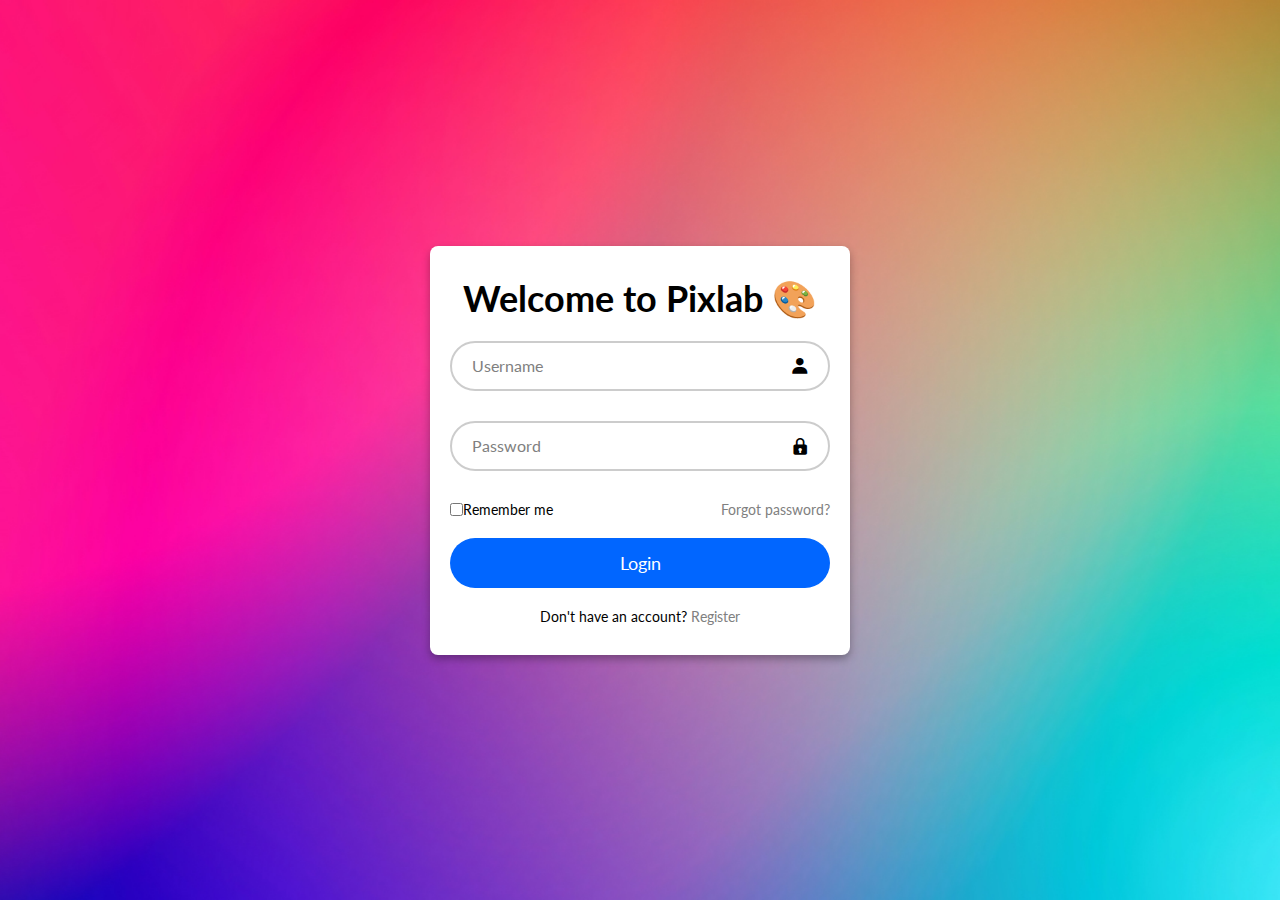
<file: login.html>
<!DOCTYPE html>
<html lang="en">

<head>
    <meta charset="UTF-8">
    <meta http-equiv="X-UA-COMPATIBLE" content="IE=edge">
    <meta name="viewport" content="width=device-width, initial-scale=1.0">

    <!-- Title: Pixlab -->
    <title>Pixlab</title>
    <link rel="stylesheet" href="login.css">
    <!-- Imports from Boxicons -->
    <link href='https://unpkg.com/boxicons@2.1.4/css/boxicons.min.css' rel='stylesheet'>

    <!-- Import Lato font from Google Fonts -->
    <link href="https://fonts.googleapis.com/css2?family=Lato:wght@400;700&display=swap" rel="stylesheet">

    <!-- Favicon -->
    <link rel="icon" href="data:image/svg+xml,<svg xmlns=%22http://www.w3.org/2000/svg%22 viewBox=%220 0 24 24%22><text y=%2218%22 font-size=%2224%22>🎨</text></svg>">
</head>

<body>
    <div class="wrapper">
        <form action="">
            <h1>Welcome to Pixlab 🎨</h1>
            <!-- Username Input -->
            <div class="input-box">
                <input type="text" placeholder="Username" required>
                <i class='bx bxs-user'></i>
            </div>
            <!-- Password Input -->
            <div class="input-box">
                <input type="password" placeholder="Password" required>
                <i class='bx bxs-lock'></i>
            </div>
            <!-- Remember Forgot -->
            <div class="remember-forgot">
                <label><input type="checkbox"> Remember me</label>
                <a href="#">Forgot password?</a>
            </div>
            <!-- Submit Button -->
            <button type="submit" class="btn"> Login</button>
            <!-- Anchor to Registration Link -->
            <div class="register-link">
                <p>Don't have an account? <a href="register.html">Register</a></p>
            </div>
        </form>
    </div>
</body>

</html>
</file>
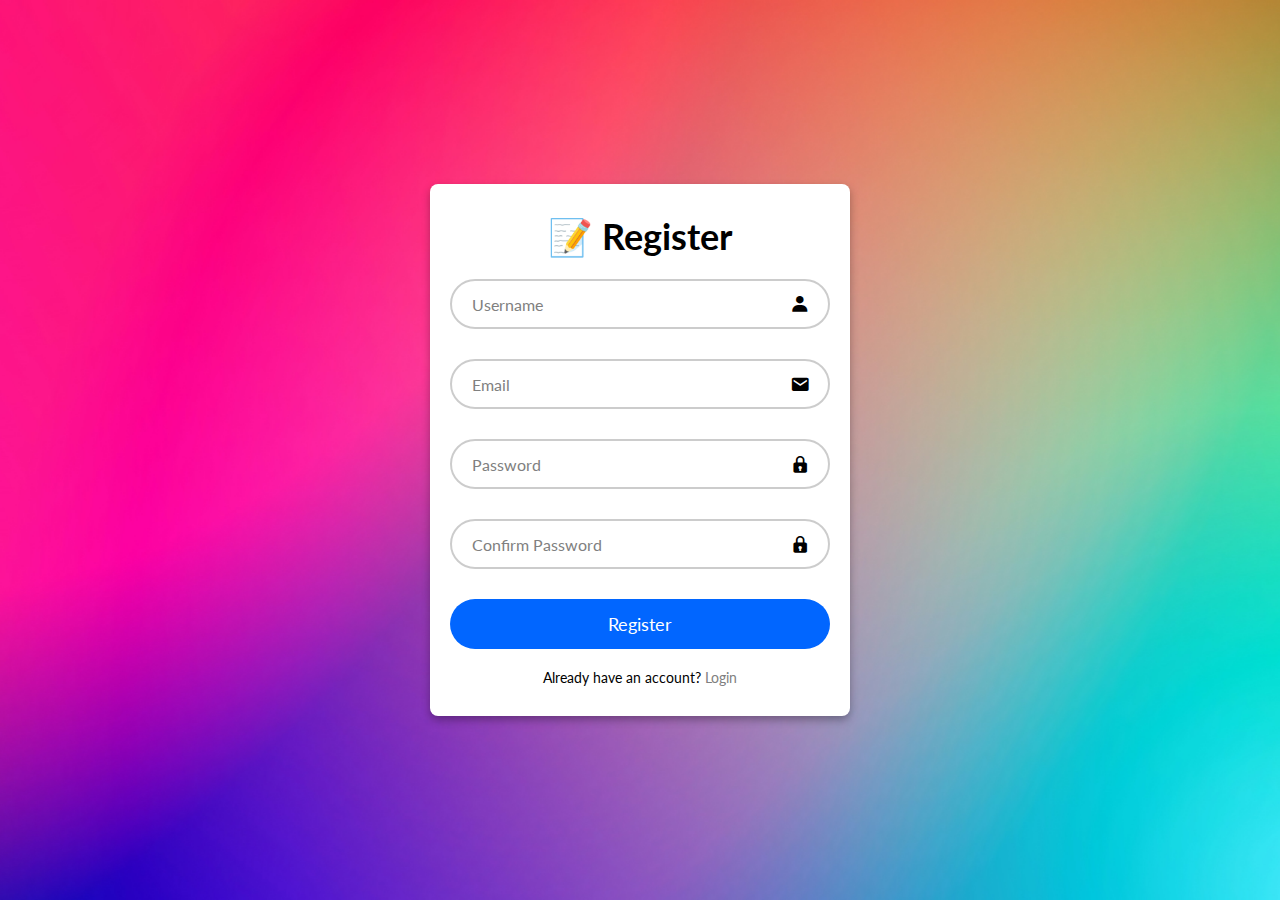
<file: register.html>
<!DOCTYPE html>
<html lang="en">

<head>
    <meta charset="UTF-8">
    <meta http-equiv="X-UA-COMPATIBLE" content="IE=edge">
    <meta name="viewport" content="width=device-width,initial-scale=1.0">

    <title>Pixlab | Register</title>
    <link rel="stylesheet" href="register.css">
    <link href='https://unpkg.com/boxicons@2.1.4/css/boxicons.min.css' rel='stylesheet'>
    <link href="https://fonts.googleapis.com/css2?family=Lato:wght@400;700&display=swap" rel="stylesheet">
    <link rel="icon" href="data:image/svg+xml,<svg xmlns=%22http://www.w3.org/2000/svg%22 viewBox=%220 0 24 24%22><text y=%2218%22 font-size=%2224%22>🎨</text></svg>">
</head>

<body>
    <div class="wrapper">
        <form action="">
            <h1>📝 Register</h1>
            <div class="input-box">
                <input type="text" placeholder="Username" required>
                <i class='bx bxs-user'></i>
            </div>
            <div class="input-box">
                <input type="email" placeholder="Email" required>
                <i class='bx bxs-envelope'></i>
            </div>
            <div class="input-box">
                <input type="password" placeholder="Password" required>
                <i class='bx bxs-lock'></i>
            </div>
            <div class="input-box">
                <input type="password" placeholder="Confirm Password" required>
                <i class='bx bxs-lock'></i>
            </div>
            <button type="submit" class="btn">Register</button>
            <div class="login-link">
                <p>Already have an account? <a href="login.html">Login</a></p>
            </div>
        </form>
    </div>
</body>

</html>
</file>
<file: login.css>
* {
    margin: 0;
    padding: 0;
    font-family: 'Lato', 'Sans Serif';
    box-sizing: border-box;
}

body {
    display: flex;
    justify-content: center;
    align-items: center;
    min-height: 100vh;
    background-image: url(images/background.jpg);
    background-size: cover;
    background-repeat: no-repeat;
    background-position: center; 
}

.wrapper {
    width: 420px;
    background: white;
    color: black;
    padding: 30px 20px;
    border-radius: 8px;
    box-shadow: 0 4px 8px rgba(0, 0, 0, 0.3);
}

.wrapper h1 {
    font-size: 36px;
    text-align: center;
    margin-bottom: 20px;
    color: black;
}

.input-box {
    position: relative;
    width: 100%;
    margin-bottom: 30px;
}

.input-box input {
    width: 100%;
    height: 50px;
    background: transparent;
    border: 2px solid rgba(0, 0, 0, 0.2);
    border-radius: 40px;
    font-size: 16px;
    color: black;
    padding: 0 45px 0 20px;
}

.input-box input::placeholder {
    color: grey;
}

.input-box i {
    position: absolute;
    right: 20px;
    top: 50%;
    transform: translateY(-50%);
    font-size: 20px;
    color: black;
}

.remember-forgot {
    display: flex;
    justify-content: space-between;
    align-items: center;
    margin-bottom: 20px;
    color: black;
}

.remember-forgot label {
    display: flex;
    align-items: center;
    font-size: 14px;
}

.remember-forgot a {
    color: grey;
    font-size: 14px;
    text-decoration: none;
}

.btn {
    width: 100%;
    height: 50px;
    background:#0166FF;
    border: none;
    border-radius: 40px;
    font-size: 18px;
    color: white;
    cursor: pointer;
    transition: background 0.3s ease;
}

.btn:hover{
    background: #F40076;
}

.register-link {
    text-align: center;
    font-size: 14px;
    margin-top: 20px;
    color: black;
}

.register-link a {
    color: grey;
    text-decoration: none;
}

.remember-forgot a:hover,
.register-link a:hover {
    color: #F40076;
}
</file>
<file: register.css>
* {
    margin: 0;
    padding: 0;
    font-family: 'Lato', 'Sans Serif';
    box-sizing: border-box;
}

body {
    display: flex;
    justify-content: center;
    align-items: center;
    min-height: 100vh;
    background-image: url(images/background.jpg);
    background-size: cover;
    background-repeat: no-repeat;
    background-position: center;
}

.wrapper {
    width: 420px;
    background: white;
    color: black;
    padding: 30px 20px;
    border-radius: 8px;
    box-shadow: 0 4px 8px rgba(0, 0, 0, 0.3);
}

.wrapper h1 {
    font-size: 36px;
    text-align: center;
    margin-bottom: 20px;
    color: black;
}

.input-box {
    position: relative;
    width: 100%;
    margin-bottom: 30px;
}

.input-box input {
    width: 100%;
    height: 50px;
    background: transparent;
    border: 2px solid rgba(0, 0, 0, 0.2);
    border-radius: 40px;
    font-size: 16px;
    color: black;
    padding: 0 45px 0 20px;
}

.input-box input::placeholder {
    color: grey;
}

.input-box i {
    position: absolute;
    right: 20px;
    top: 50%;
    transform: translateY(-50%);
    font-size: 20px;
    color: black;
}

.btn {
    width: 100%;
    height: 50px;
    background: #0166FF;
    border: none;
    border-radius: 40px;
    font-size: 18px;
    color: white;
    cursor: pointer;
    transition: background 0.3s ease;
}

.btn:hover{
    background: #F40076;
}

.login-link {
    text-align: center;
    font-size: 14px;
    margin-top: 20px;
    color: black;
}

.login-link a {
    color: grey;
    text-decoration: none;
}

.login-link a:hover {
    color: #F40076;
}
</file>
